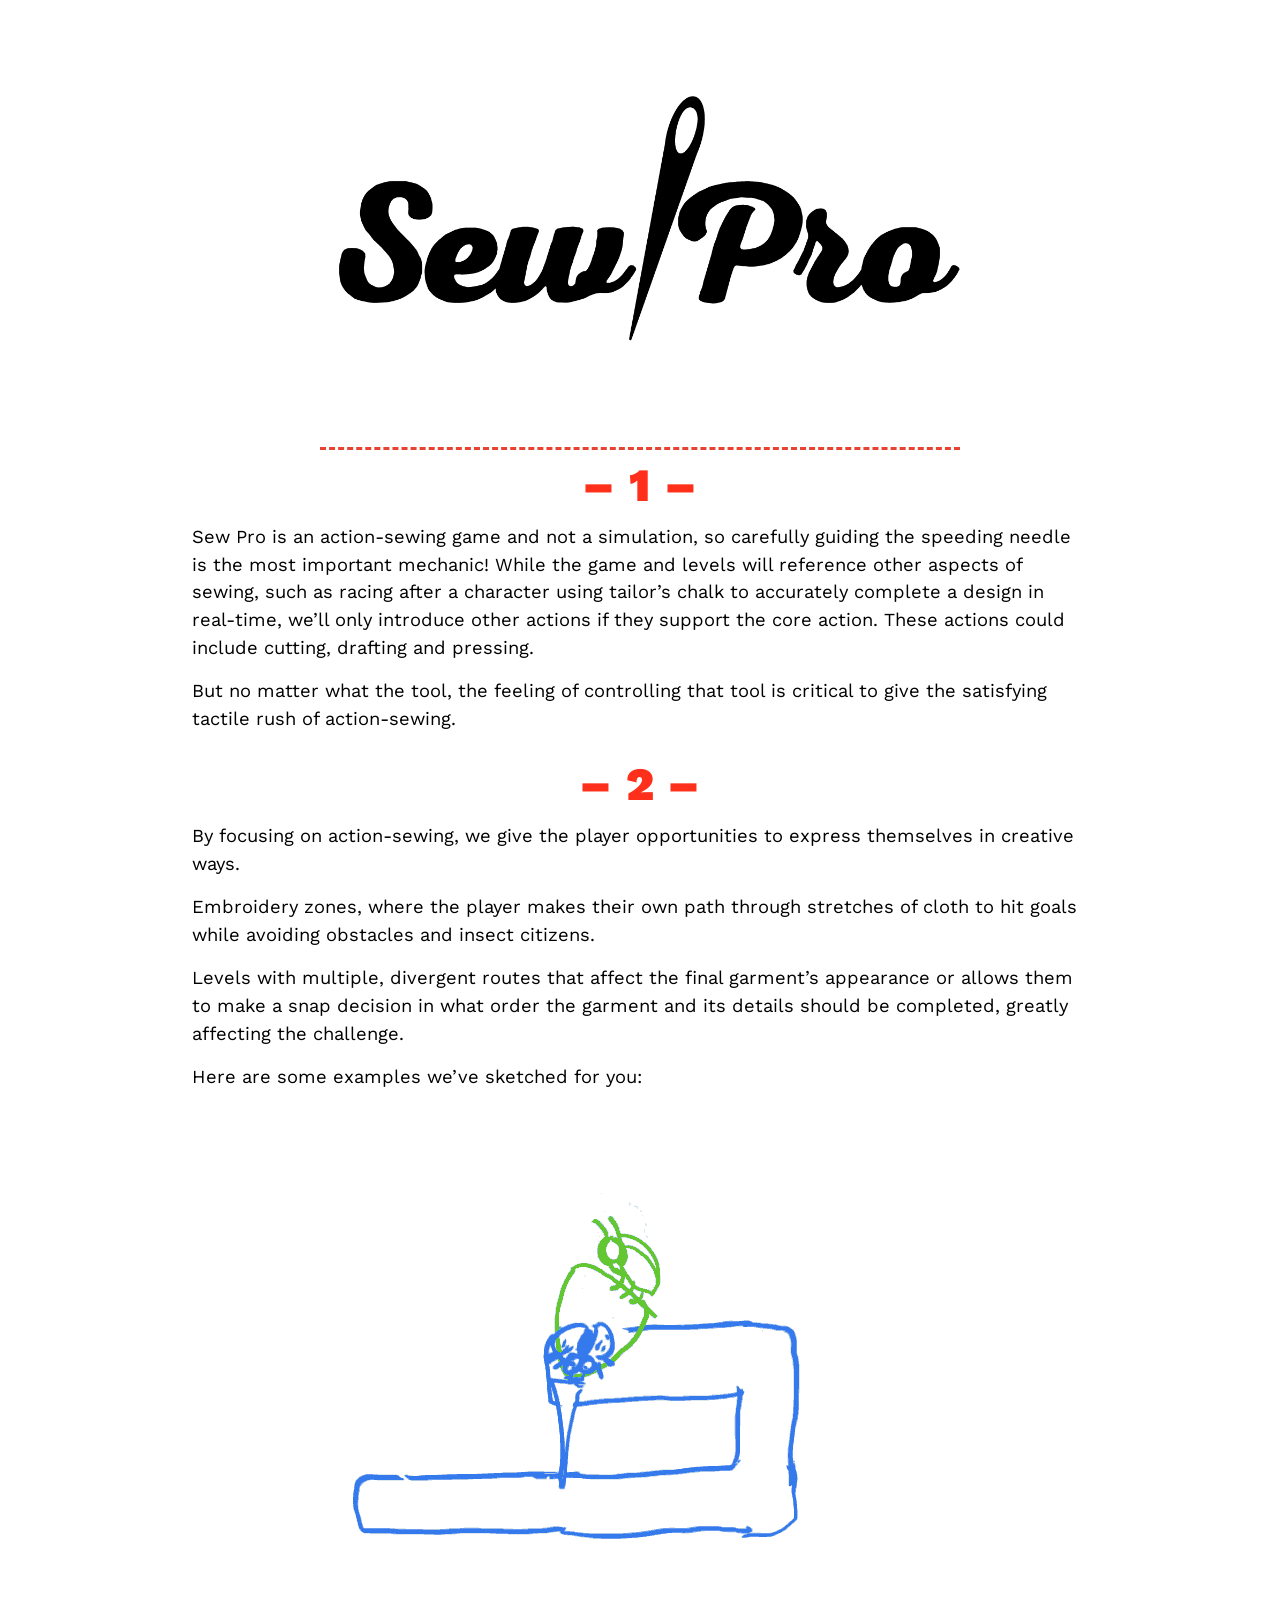
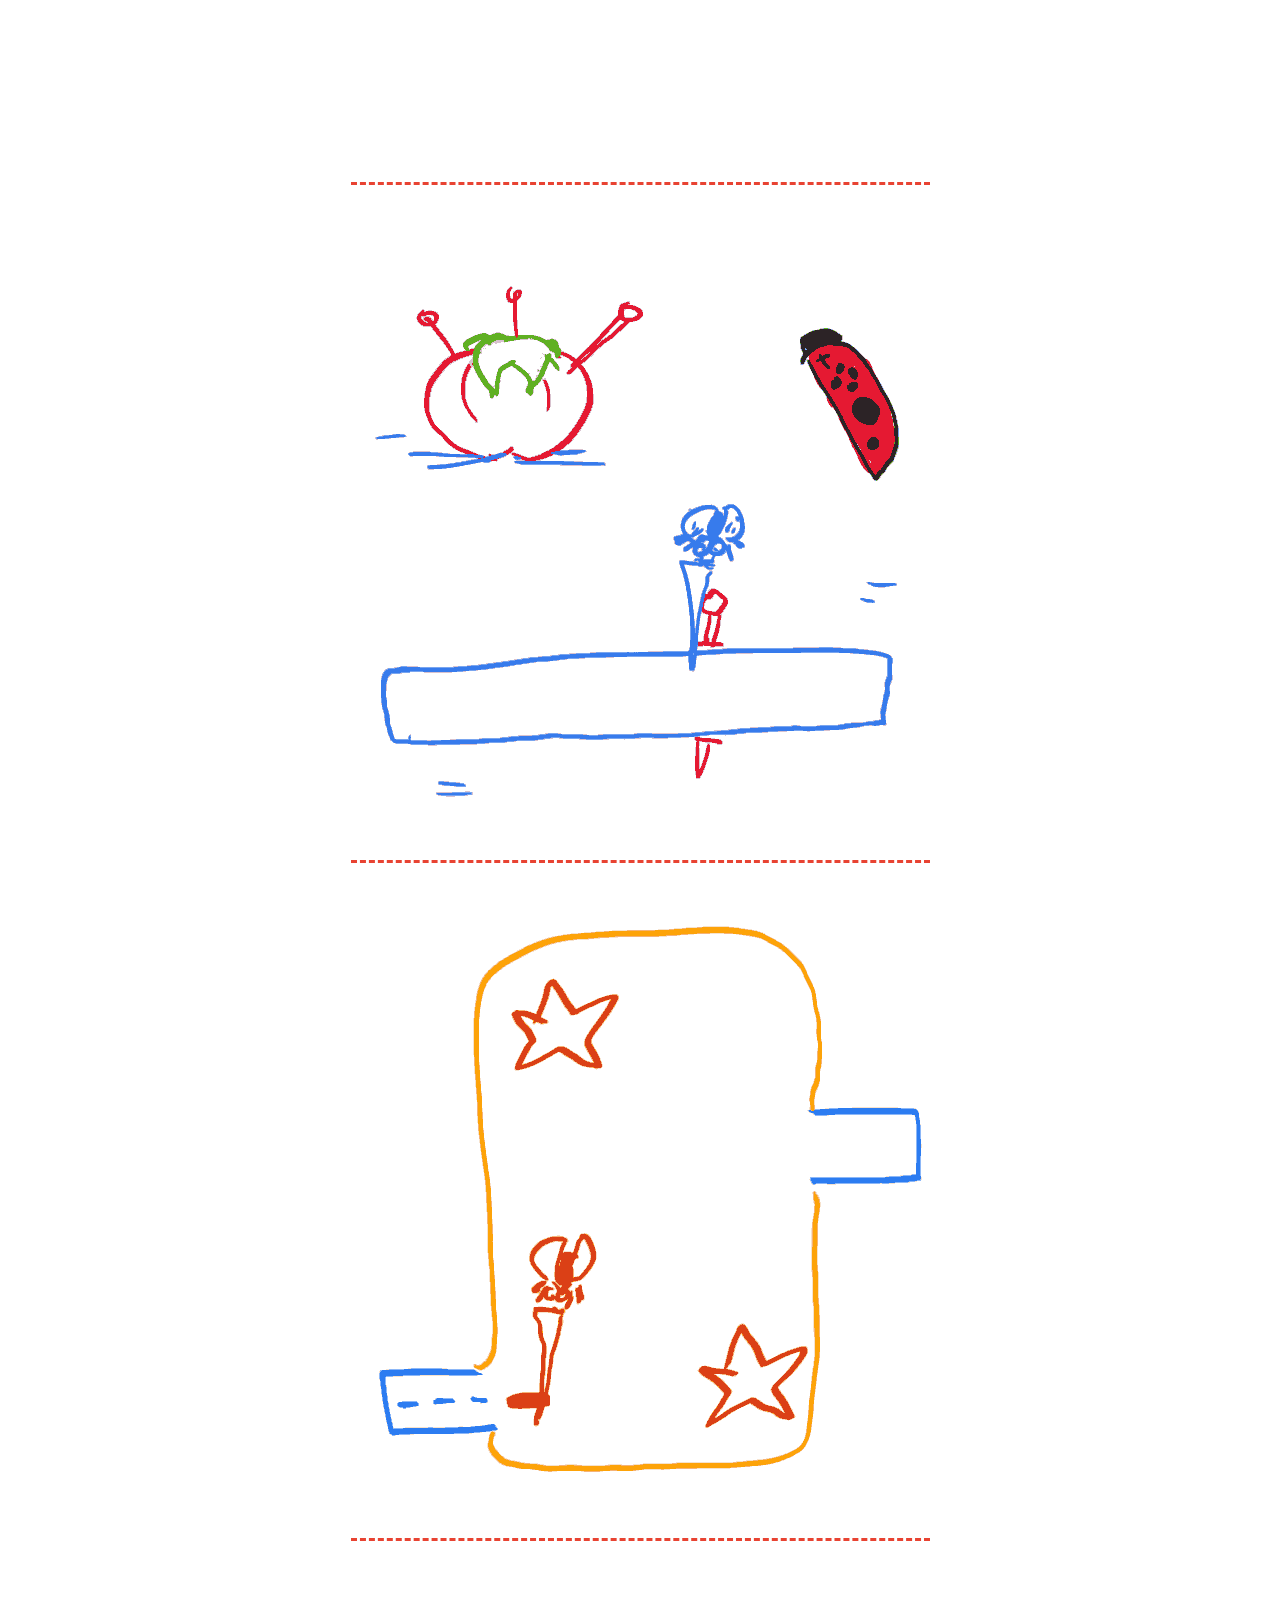
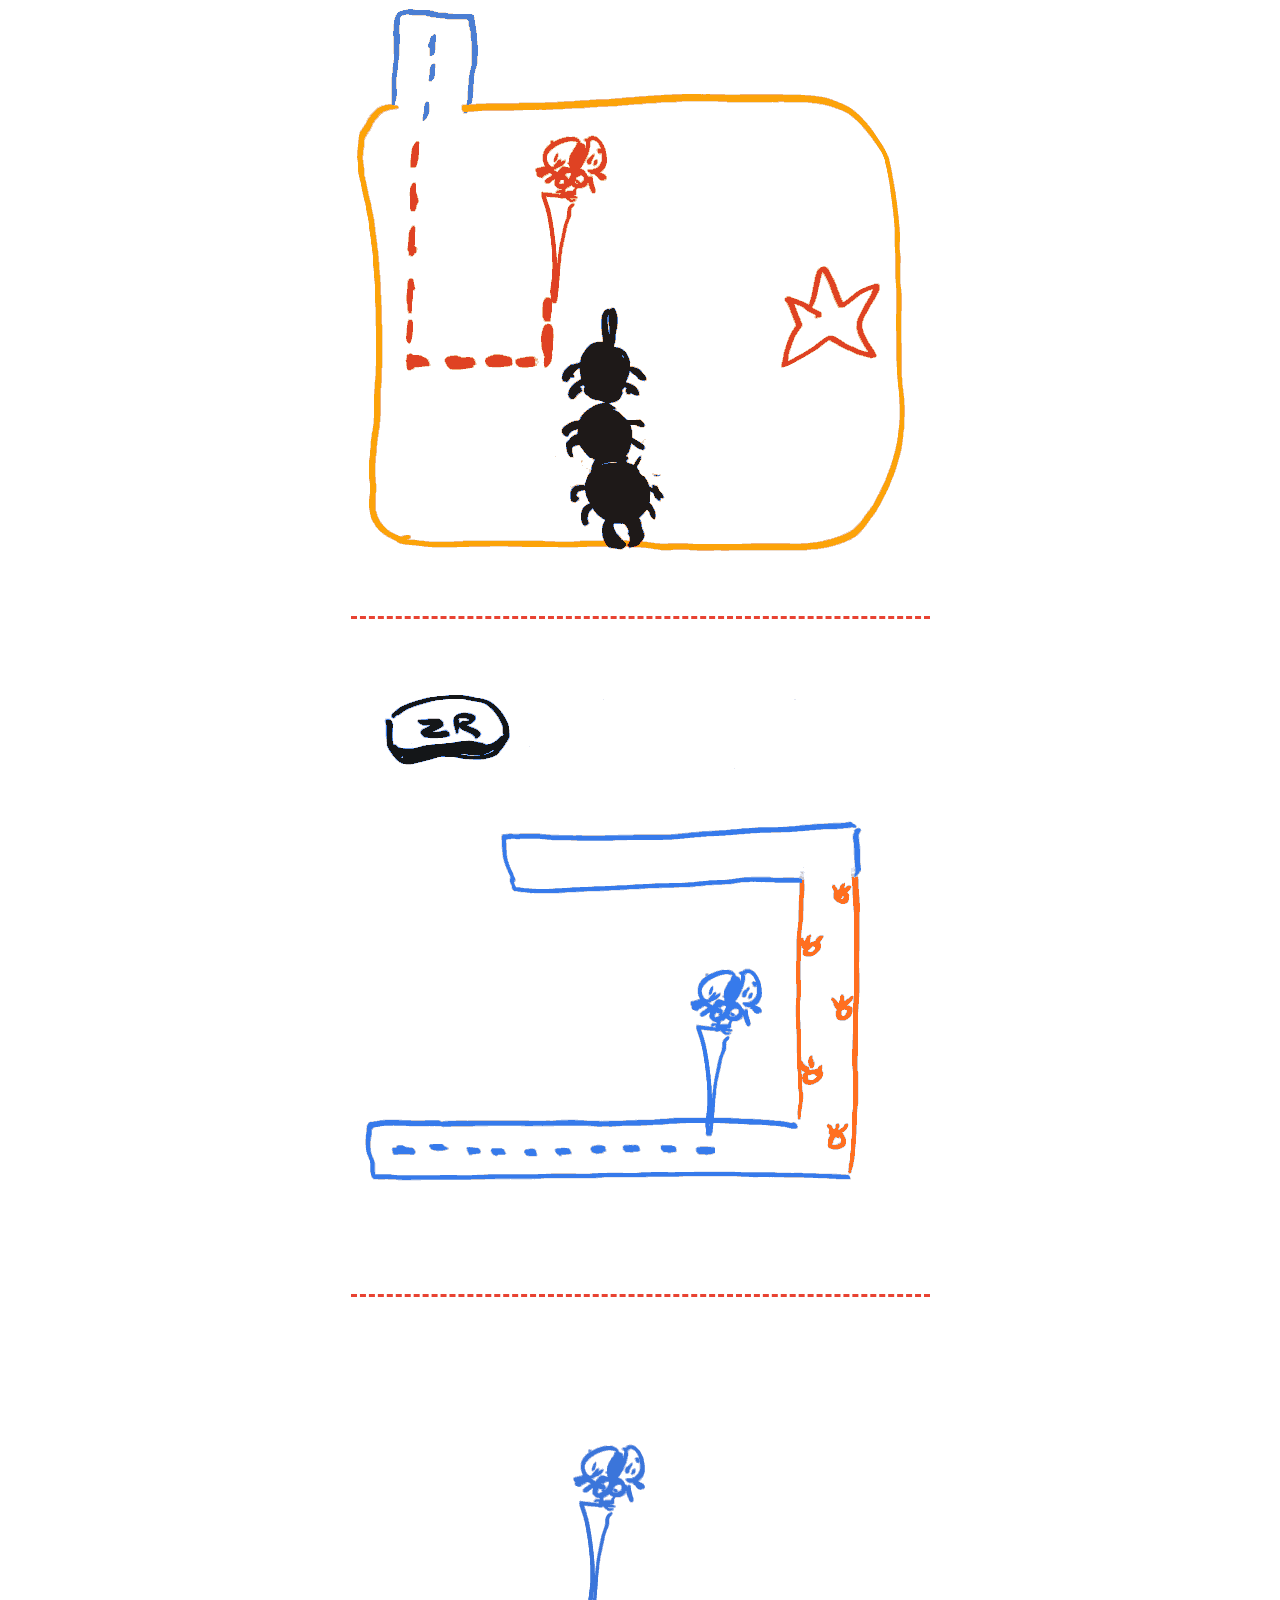
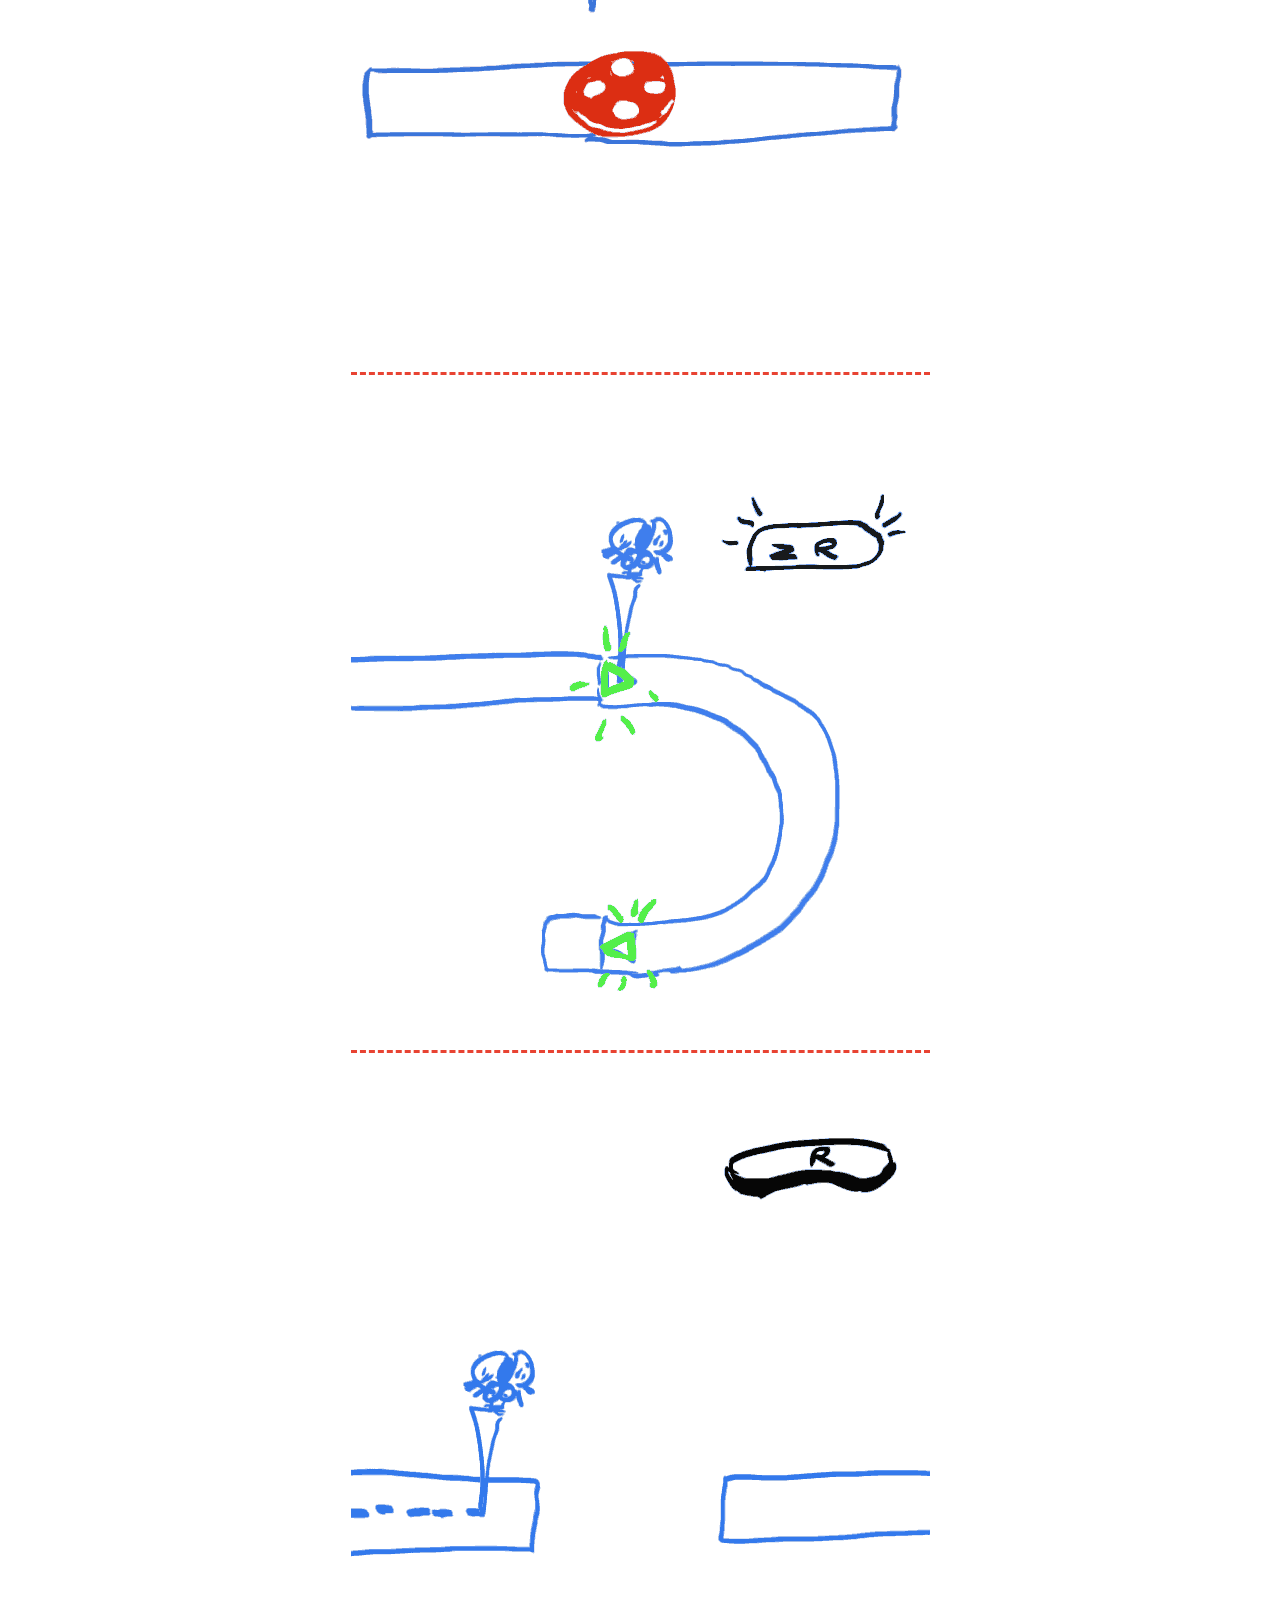
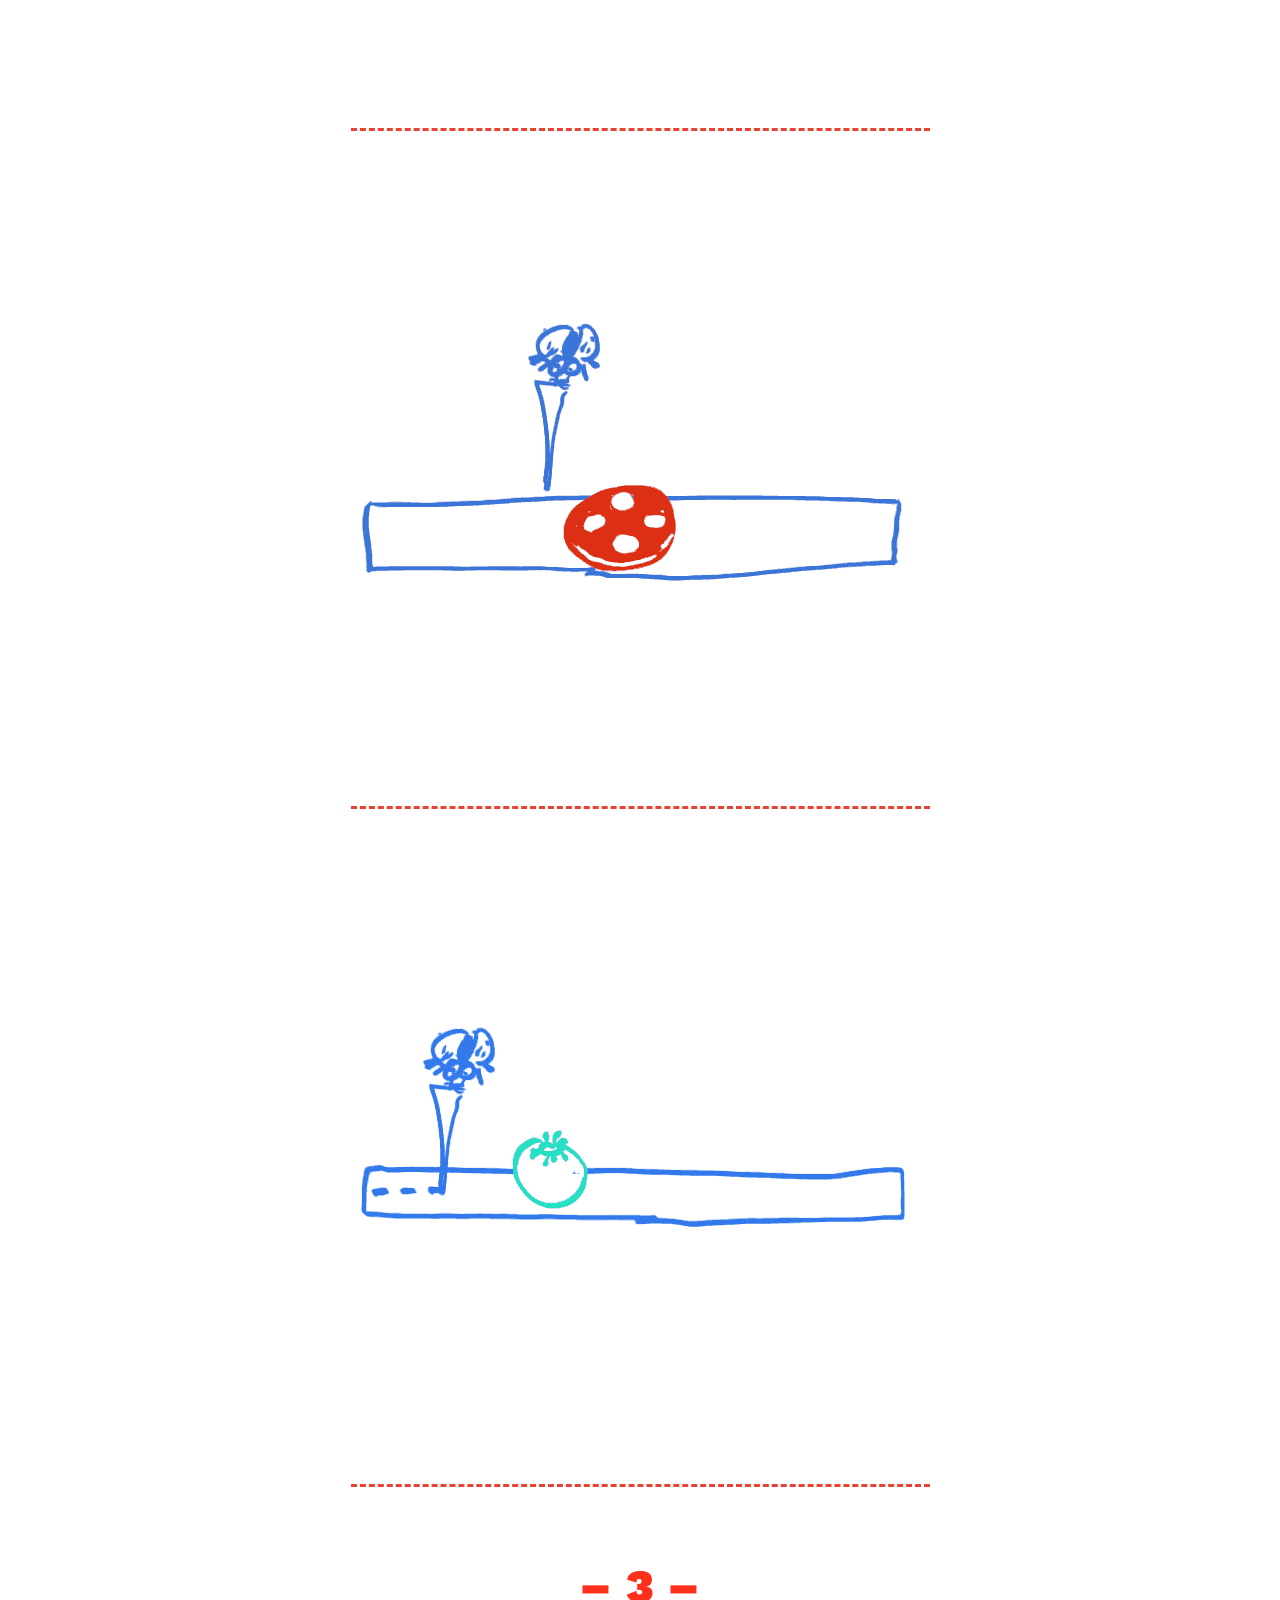
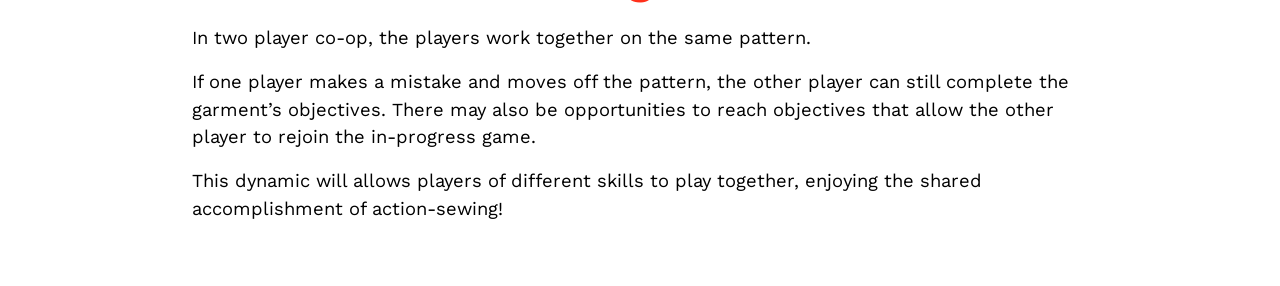
<file: sewpro/index.html>
<!doctype>
<html lang="en-US">
<head>
  <meta charset="utf-8">
  <meta http-equiv="X-UA-Compatible" content="IE=edge">
  <title>Sew Pro</title>
  <meta name="description" content="">
  <meta name="viewport" content="width=device-width, initial-scale=1.0">
  <link rel="icon" href="favicon.png">
  <link rel="stylesheet" href="styles/main.css">
</head>
<body class="home">
  <header>
    <img src="images/sewpro-logo.png" alt="sewpro-logo" width="50%">

  </header>
  <div id="sections">
    <section>
      <div class="container">
        <h2>– 1 –</h2>
        <p>Sew Pro is an action-sewing game and not a simulation, so carefully guiding the speeding needle is the most important mechanic! While the game and levels will reference other aspects of sewing, such as racing after a character using tailor’s chalk to accurately complete a design in real-time, we’ll only introduce other actions if they support the core action. These actions could include cutting, drafting and pressing. </p>
        <p>But no matter what the tool, the feeling of controlling that tool is critical to give the satisfying tactile rush of action-sewing.</p>
        <h2>– 2 –</h2>
        <p>By focusing on action-sewing, we give the player opportunities to express themselves in creative ways. </p>
        <p>Embroidery zones, where the player makes their own path through stretches of cloth to hit goals while avoiding obstacles and insect citizens. </p>
        <p>Levels with multiple, divergent routes that affect the final garment’s appearance or allows them to make a snap decision in what order the garment and its details should be completed, greatly affecting the challenge. </p>
        <p>Here are some examples we’ve sketched for you: </p>
      </div>
    </section>
    <section class="gifs">
      <div class="container">
        <img src="images/image1.gif">
        <img src="images/image2.gif">
        <img src="images/image3.gif">
        <img src="images/image4.gif">
        <img src="images/image5.gif">
        <img src="images/image6.gif">
        <img src="images/image7.gif">
        <img src="images/image8.gif">
        <img src="images/image9.gif">
        <img src="images/image10.gif">
      </div>
    </div>
  </section>
  <section>
    <div class="container">
      <h2>– 3 –</h2>
      <p>In two player co-op, the players work together on the same pattern. </p>
      <p>If one player makes a mistake and moves off the pattern, the other player can still complete the garment’s objectives. There may also be opportunities to reach objectives that allow the other player to rejoin the in-progress game.</p>
      <p>This dynamic will allows players of different skills to play together, enjoying the shared accomplishment of action-sewing! </p>
    </div>
  </section>
</div>
</body>
</html>
</file>
<file: sewpro/styles/main.css>
@import url('https://fonts.googleapis.com/css?family=Work+Sans:400,700');:root{--space:1.5em;--space-lg:2em;--bg-color:#fff}body{font-family:'Work Sans', sans-serif;background:#fff;color:#000;font-size:calc(12px + .5vw);font-style:normal;line-height:1.52;text-rendering:optimizeLegibility;padding:3rem 0;margin:0 auto}li,p{line-height:1.5;margin:0 0 1rem}li b,p b{font-weight:900;color:#FF301B}.container{margin:0 4vw;max-width:70vw;margin:0 auto}.gifs{margin-bottom:4rem}.header{font-weight:900;letter-spacing:0.07vw;line-height:4rem;margin:0;padding:0.2rem 0.4rem 0.4rem;text-align:center;text-transform:uppercase}h1{font-weight:900;letter-spacing:0.07vw;line-height:4rem;margin:0;padding:0.2rem 0.4rem 0.4rem;text-align:center;text-transform:uppercase;color:#000;font-size:calc(60px + .5vw)}h2{font-weight:900;letter-spacing:0.07vw;line-height:4rem;margin:0;padding:0.2rem 0.4rem 0.4rem;text-align:center;text-transform:uppercase;color:#FF301B;font-size:calc(40px + .5vw)}img{max-width:100%;text-align:center;display:block;margin:0 auto;padding:3rem 0;border-bottom:#e84332 dashed}
</file>
